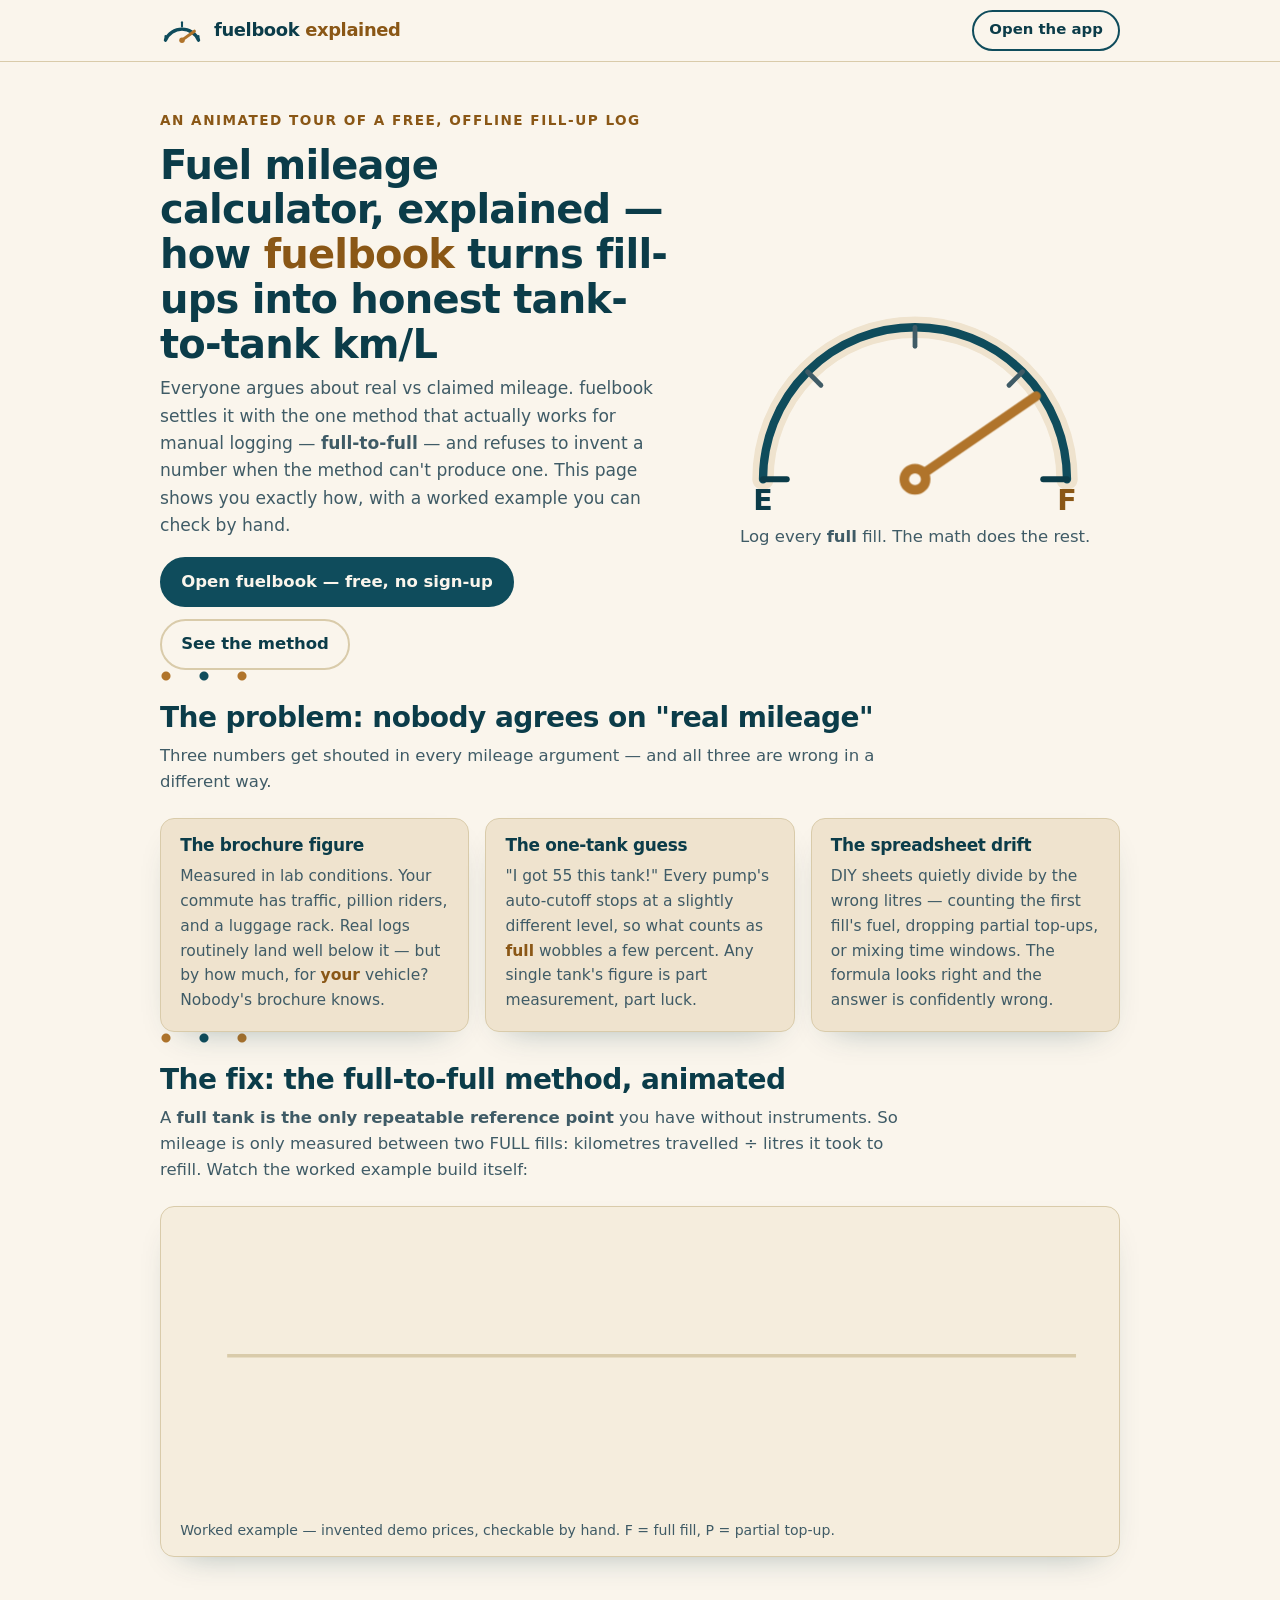
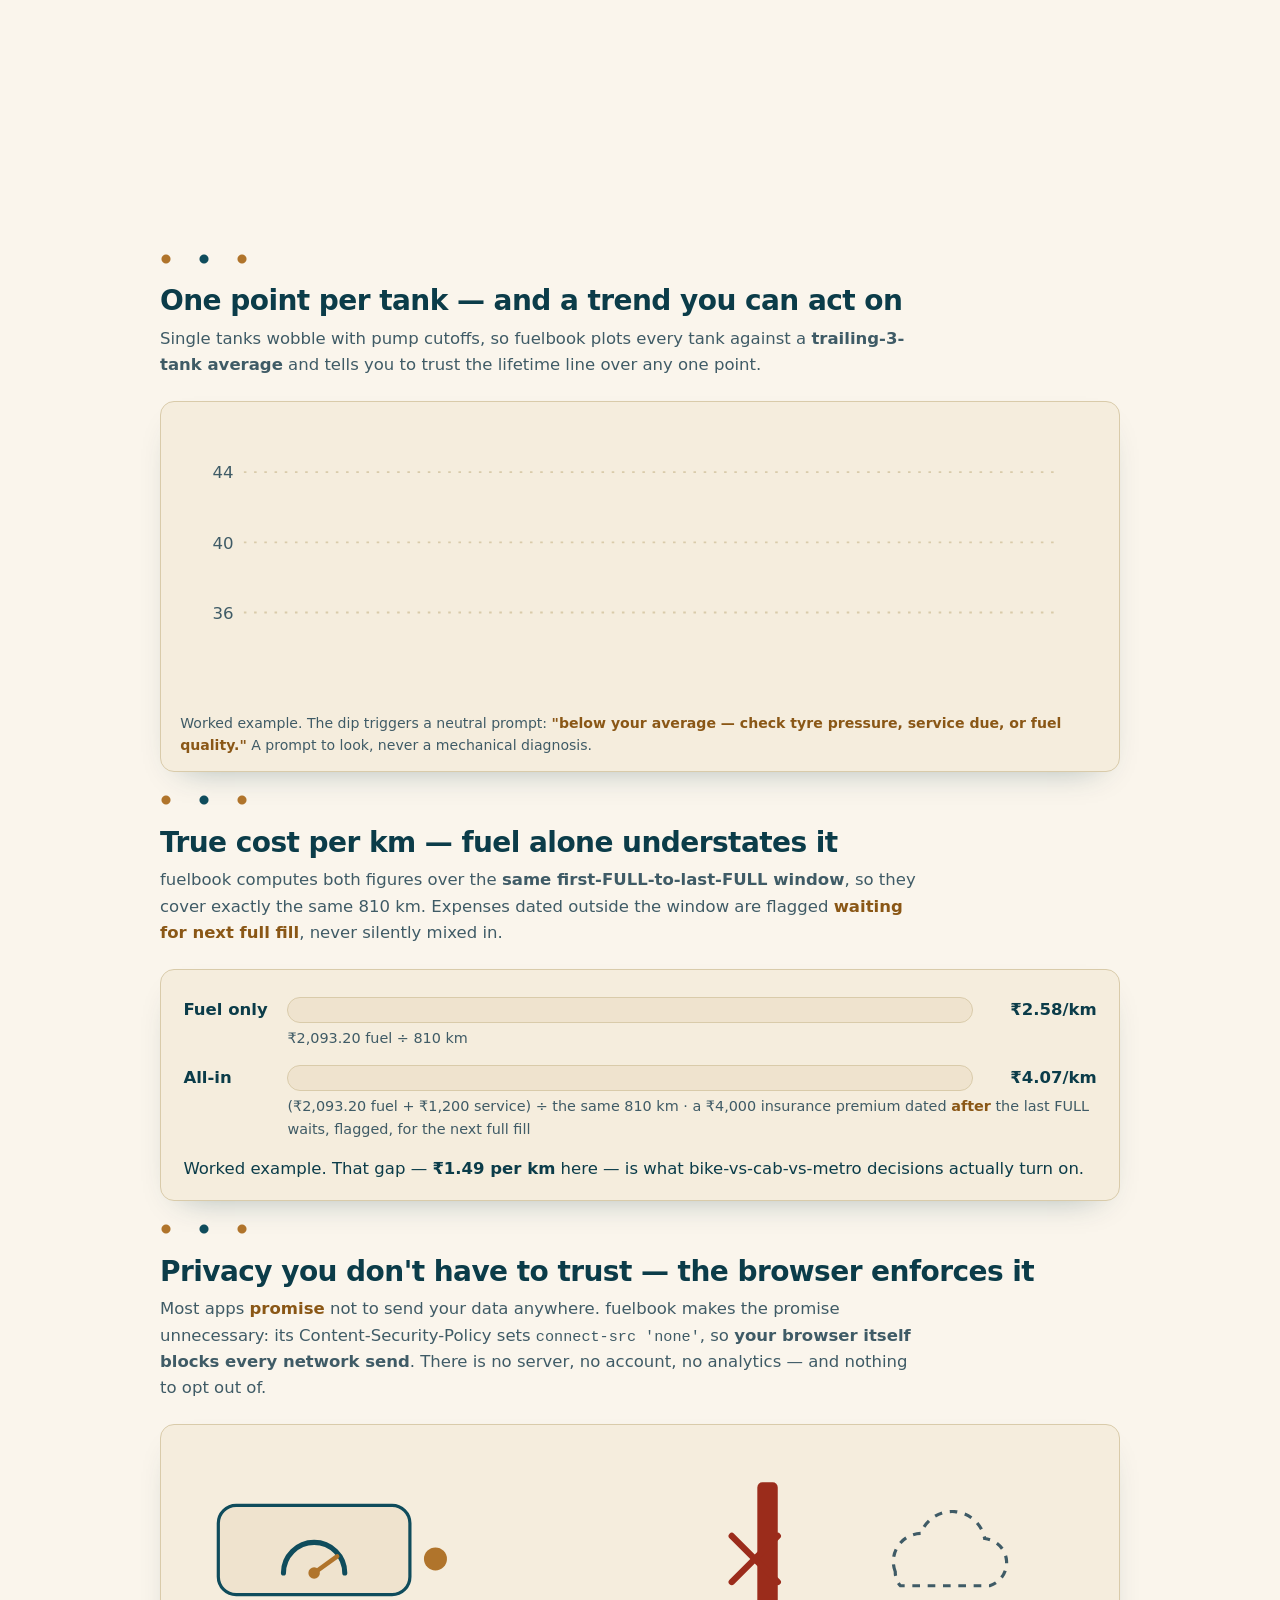
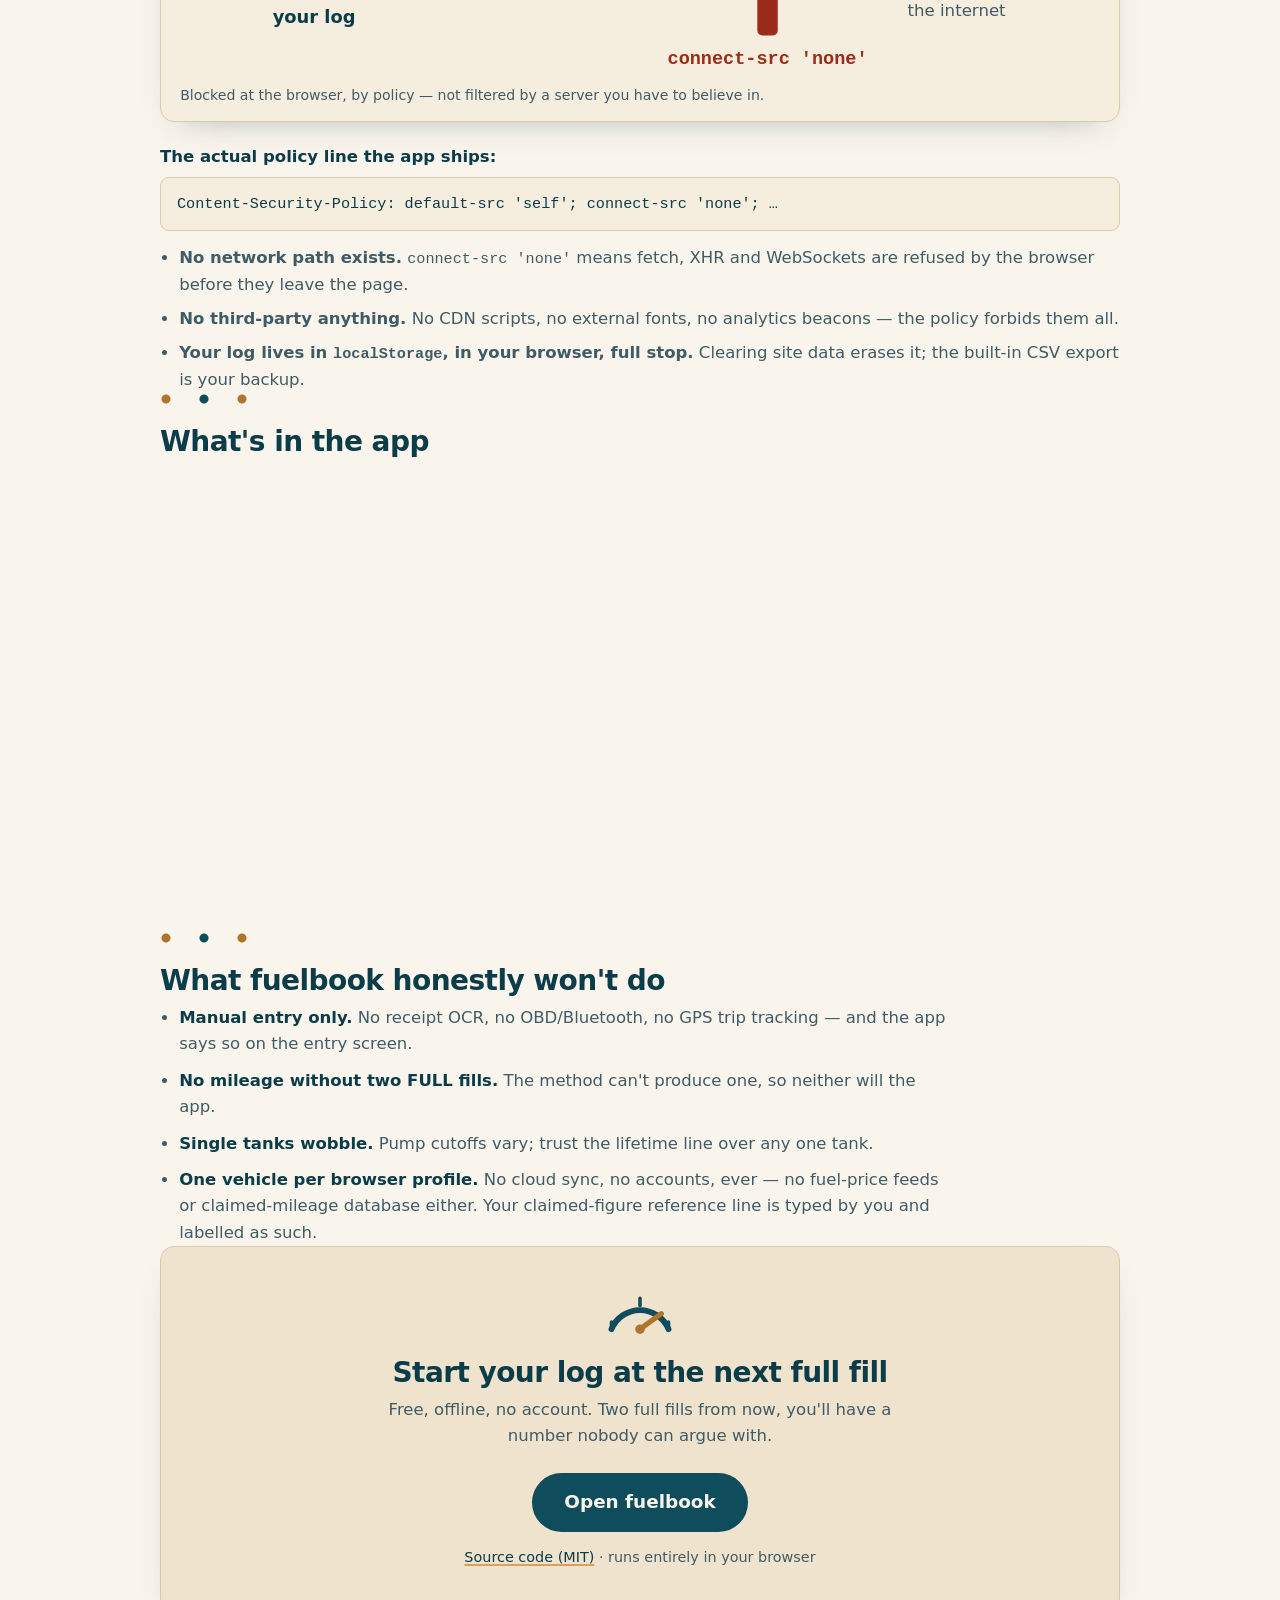
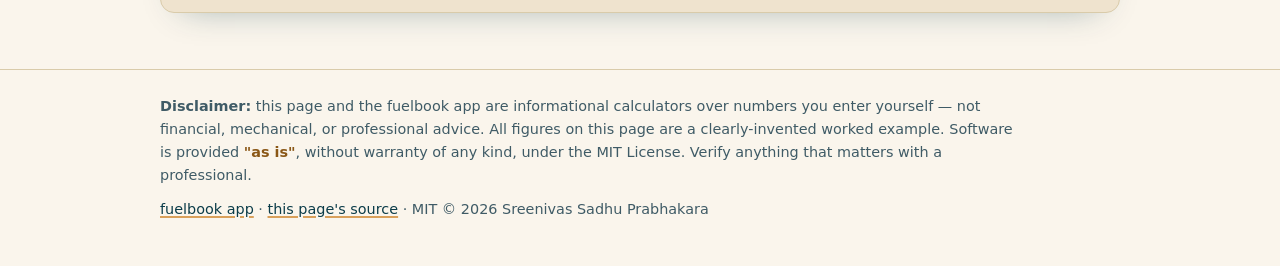
<file: index.html>
<!doctype html>
<html lang="en">
<head>
  <meta charset="utf-8">
  <meta name="viewport" content="width=device-width, initial-scale=1">
  <meta http-equiv="Content-Security-Policy" content="default-src 'self'; connect-src 'none'; img-src 'self' data:; base-uri 'none'; form-action 'none'; frame-ancestors 'none'; object-src 'none'">
  <title>fuelbook explained — how a fuel mileage calculator gets honest km/L, tank to tank</title>
  <meta name="description" content="How the full-to-full fuel mileage method works, animated: honest tank-to-tank km/L, true cost per km, and a privacy guarantee the browser itself enforces. The story behind the free fuelbook app.">
  <meta name="color-scheme" content="light dark">
  <link rel="canonical" href="https://sreenivas-sadhu-prabhakara.github.io/fuelbook-explained/">
  <meta name="robots" content="index, follow, max-image-preview:large">
  <meta name="author" content="Sreenivas Sadhu Prabhakara">
  <meta name="keywords" content="fuel mileage calculator explained, full to full method, tank to tank mileage, how to calculate fuel mileage, km/l calculation, real vs claimed mileage, cost per km, fuel log app, fuelbook">
  <meta name="theme-color" content="#062E38" media="(prefers-color-scheme: dark)">
  <meta name="theme-color" content="#FAF5EC" media="(prefers-color-scheme: light)">

  <!-- Open Graph -->
  <meta property="og:type" content="website">
  <meta property="og:site_name" content="fuelbook explained">
  <meta property="og:title" content="fuelbook explained — how honest fuel mileage math works">
  <meta property="og:description" content="The full-to-full method, animated: honest tank-to-tank km/L, true cost per km, and a privacy guarantee the browser itself enforces.">
  <meta property="og:url" content="https://sreenivas-sadhu-prabhakara.github.io/fuelbook-explained/">
  <meta property="og:locale" content="en_IN">
  <meta property="og:image" content="https://sreenivas-sadhu-prabhakara.github.io/fuelbook-explained/og-image.png">
  <meta property="og:image:width" content="1200">
  <meta property="og:image:height" content="630">
  <meta property="og:image:alt" content="fuelbook explained — a fuel-gauge dial from E to F beside the words: how honest mileage math works">

  <!-- Twitter -->
  <meta name="twitter:card" content="summary_large_image">
  <meta name="twitter:title" content="fuelbook explained — how honest fuel mileage math works">
  <meta name="twitter:description" content="The full-to-full method, animated: honest tank-to-tank km/L, true cost per km, and a browser-enforced privacy guarantee.">
  <meta name="twitter:image" content="https://sreenivas-sadhu-prabhakara.github.io/fuelbook-explained/og-image.png">
  <meta name="twitter:image:alt" content="fuelbook explained — a fuel-gauge dial from E to F beside the words: how honest mileage math works">

  <link rel="stylesheet" href="styles.css">
  <link rel="icon" href="favicon.svg" type="image/svg+xml">
  <link rel="apple-touch-icon" href="apple-touch-icon.png">
  <link rel="manifest" href="manifest.webmanifest">

  <!-- Structured data (data blocks; not executable script) -->
  <script type="application/ld+json">
  {
    "@context": "https://schema.org",
    "@type": "WebApplication",
    "name": "fuelbook",
    "description": "A fuel mileage calculator and fill-up log that turns fill-ups into honest tank-to-tank km/L and true all-in cost per km, using the full-to-full method with its limits stated on screen. Works offline; data stays in your browser. This page is its animated explainer.",
    "url": "https://sreenivas-sadhu-prabhakara.github.io/fuelbook/",
    "applicationCategory": "UtilitiesApplication",
    "operatingSystem": "Any (modern web browser)",
    "browserRequirements": "Requires a modern web browser with JavaScript enabled.",
    "isAccessibleForFree": true,
    "offers": { "@type": "Offer", "price": "0", "priceCurrency": "INR" },
    "license": "https://opensource.org/licenses/MIT",
    "author": { "@type": "Person", "name": "Sreenivas Sadhu Prabhakara" },
    "softwareVersion": "0.1.0",
    "mainEntityOfPage": "https://sreenivas-sadhu-prabhakara.github.io/fuelbook-explained/",
    "featureList": [
      "Fill-up log with FULL/PARTIAL fills, edit and delete",
      "Tank-to-tank km/L by the full-to-full method, partials folded in",
      "Fuel-only and all-in cost per km over the same honest window",
      "km/L trend chart with trailing-3-tank average",
      "km+L or mi+gal unit mode and free-text currency symbol",
      "CSV export and a printable one-page summary",
      "100% offline — data never leaves your browser"
    ]
  }
  </script>
  <script type="application/ld+json">
  {
    "@context": "https://schema.org",
    "@type": "FAQPage",
    "mainEntity": [
      {
        "@type": "Question",
        "name": "What is the full-to-full method for calculating fuel mileage?",
        "acceptedAnswer": {
          "@type": "Answer",
          "text": "Fill the tank until the pump cuts off and note the odometer. Next time you fill completely, divide the kilometres travelled by the litres it took to refill. A full tank is the only repeatable reference point in manual logging, which is why the method works. fuelbook automates it over a whole log, folding partial top-ups into the correct tank segment."
        }
      },
      {
        "@type": "Question",
        "name": "Why does fuelbook sometimes refuse to show a mileage figure?",
        "acceptedAnswer": {
          "@type": "Answer",
          "text": "Because the method genuinely cannot produce one. km/L exists only between two FULL fills; a log with one full fill, or only partials, has no repeatable reference points, so the app shows spend totals and says 'need two full fills to compute' instead of inventing a number."
        }
      },
      {
        "@type": "Question",
        "name": "Is fuelbook private? Does it work offline?",
        "acceptedAnswer": {
          "@type": "Answer",
          "text": "Yes. fuelbook has no account, no cloud, and no analytics. Its Content-Security-Policy sets connect-src to 'none', so the browser itself blocks any network send — the privacy is enforced by the browser, not promised by the developer. Your log lives only in your browser's localStorage; CSV export is your backup."
        }
      },
      {
        "@type": "Question",
        "name": "What is the difference between fuel cost per km and all-in cost per km?",
        "acceptedAnswer": {
          "@type": "Answer",
          "text": "Fuel cost per km divides fuel spend by kilometres travelled. All-in cost per km adds service, insurance, tyres and other expenses over the same first-full-to-last-full window, so both figures cover exactly the same kilometres. Fuel alone usually understates what a vehicle really costs to run."
        }
      }
    ]
  }
  </script>
</head>
<body>
  <a class="skip-link" href="#main">Skip to content</a>

  <header class="site-header">
    <div class="wrap header-row">
      <span class="brand">
        <svg class="brand-dial" viewBox="0 0 64 44" aria-hidden="true" focusable="false">
          <path d="M8 36 A26 26 0 0 1 56 36" fill="none" class="dial-arc"/>
          <line x1="8" y1="36" x2="8" y2="30" class="dial-tick"/>
          <line x1="32" y1="10" x2="32" y2="16" class="dial-tick"/>
          <line x1="56" y1="36" x2="56" y2="30" class="dial-tick"/>
          <line x1="32" y1="36" x2="50" y2="23" class="dial-needle"/>
          <circle cx="32" cy="36" r="4" class="dial-hub"/>
        </svg>
        <span class="brand-name">fuelbook <span class="brand-sub">explained</span></span>
      </span>
      <a class="btn btn-small" href="https://sreenivas-sadhu-prabhakara.github.io/fuelbook/">Open the app</a>
    </div>
  </header>

  <main id="main">

    <!-- ============ HERO ============ -->
    <section class="hero wrap">
      <div class="hero-copy">
        <p class="kicker">An animated tour of a free, offline fill-up log</p>
        <h1>Fuel mileage calculator, explained — how <em>fuelbook</em> turns fill-ups into honest tank-to-tank km/L</h1>
        <p class="lede">Everyone argues about real vs claimed mileage. fuelbook settles it with the one method that actually works for manual logging — <strong>full-to-full</strong> — and refuses to invent a number when the method can't produce one. This page shows you exactly how, with a worked example you can check by hand.</p>
        <div class="cta-row">
          <a class="btn btn-primary" href="https://sreenivas-sadhu-prabhakara.github.io/fuelbook/">Open fuelbook — free, no sign-up</a>
          <a class="btn btn-ghost" href="#method">See the method</a>
        </div>
      </div>
      <div class="hero-dial" role="img" aria-label="A fuel gauge whose needle sweeps from E to F">
        <svg viewBox="0 0 320 250" aria-hidden="true" focusable="false">
          <path d="M32 220 A128 128 0 0 1 288 220" fill="none" class="big-arc-bg"/>
          <path d="M32 220 A128 128 0 0 1 288 220" fill="none" class="big-arc"/>
          <line x1="32" y1="220" x2="52" y2="220" class="big-tick strong" transform="rotate(0 160 220)"/>
          <line x1="32" y1="220" x2="48" y2="220" class="big-tick" transform="rotate(45 160 220)"/>
          <line x1="32" y1="220" x2="48" y2="220" class="big-tick" transform="rotate(90 160 220)"/>
          <line x1="32" y1="220" x2="48" y2="220" class="big-tick" transform="rotate(135 160 220)"/>
          <line x1="32" y1="220" x2="52" y2="220" class="big-tick strong" transform="rotate(180 160 220)"/>
          <text x="32" y="246" class="dial-label">E</text>
          <text x="288" y="246" class="dial-label f">F</text>
          <g class="needle-g">
            <line x1="160" y1="220" x2="262" y2="150" class="big-needle"/>
            <circle cx="160" cy="220" r="13" class="big-hub"/>
            <circle cx="160" cy="220" r="5" class="big-hub-dot"/>
          </g>
        </svg>
        <p class="dial-caption">Log every <strong>full</strong> fill. The math does the rest.</p>
      </div>
    </section>

    <!-- ============ PROBLEM ============ -->
    <section id="problem" class="wrap" data-animate>
      <div class="arc-divider" aria-hidden="true"></div>
      <h2>The problem: nobody agrees on "real mileage"</h2>
      <p class="section-lede">Three numbers get shouted in every mileage argument — and all three are wrong in a different way.</p>
      <div class="card-grid three">
        <div class="card stagger">
          <h3>The brochure figure</h3>
          <p>Measured in lab conditions. Your commute has traffic, pillion riders, and a luggage rack. Real logs routinely land well below it — but by how much, for <em>your</em> vehicle? Nobody's brochure knows.</p>
        </div>
        <div class="card stagger">
          <h3>The one-tank guess</h3>
          <p>"I got 55 this tank!" Every pump's auto-cutoff stops at a slightly different level, so what counts as <em>full</em> wobbles a few percent. Any single tank's figure is part measurement, part luck.</p>
        </div>
        <div class="card stagger">
          <h3>The spreadsheet drift</h3>
          <p>DIY sheets quietly divide by the wrong litres — counting the first fill's fuel, dropping partial top-ups, or mixing time windows. The formula looks right and the answer is confidently wrong.</p>
        </div>
      </div>
    </section>

    <!-- ============ METHOD ============ -->
    <section id="method" class="wrap" data-animate>
      <div class="arc-divider" aria-hidden="true"></div>
      <h2>The fix: the full-to-full method, animated</h2>
      <p class="section-lede">A <strong>full tank is the only repeatable reference point</strong> you have without instruments. So mileage is only measured between two FULL fills: kilometres travelled &divide; litres it took to refill. Watch the worked example build itself:</p>

      <figure class="diagram-card">
        <svg class="timeline" viewBox="0 0 780 240" role="img" aria-label="Timeline of five fill-ups. Segment one runs between the first two FULL fills: 410 kilometres divided by 9.84 litres equals 41.67 kilometres per litre. Segment two folds a partial top-up into the next FULL fill: 400 kilometres divided by 10 litres equals 40 kilometres per litre. A trailing partial after the last FULL fill is excluded until the next full fill.">
          <line x1="40" y1="110" x2="760" y2="110" class="tl-axis"/>
          <!-- markers: FULL 12000 / FULL 12410 / PARTIAL 12600 / FULL 12810 / PARTIAL 12980 -->
          <g class="tl-marker pop d1">
            <circle cx="60" cy="110" r="16" class="m-full"/>
            <text x="60" y="115" class="m-letter">F</text>
            <text x="60" y="80" class="m-odo">12,000</text>
            <text x="60" y="150" class="m-date">5 Jan · 9.00 L</text>
          </g>
          <g class="tl-marker pop d2">
            <circle cx="320" cy="110" r="16" class="m-full"/>
            <text x="320" y="115" class="m-letter">F</text>
            <text x="320" y="80" class="m-odo">12,410</text>
            <text x="320" y="150" class="m-date">18 Jan · 9.84 L</text>
          </g>
          <g class="tl-marker pop d3">
            <circle cx="440" cy="110" r="13" class="m-partial"/>
            <text x="440" y="115" class="m-letter partial">P</text>
            <text x="440" y="80" class="m-odo">12,600</text>
            <text x="440" y="150" class="m-date">2 Feb · 4.50 L</text>
          </g>
          <g class="tl-marker pop d4">
            <circle cx="570" cy="110" r="16" class="m-full"/>
            <text x="570" y="115" class="m-letter">F</text>
            <text x="570" y="80" class="m-odo">12,810</text>
            <text x="570" y="150" class="m-date">14 Feb · 5.50 L</text>
          </g>
          <g class="tl-marker pop d5 excluded">
            <circle cx="720" cy="110" r="13" class="m-partial"/>
            <text x="720" y="115" class="m-letter partial">P</text>
            <text x="720" y="80" class="m-odo">12,980</text>
            <text x="720" y="150" class="m-date">25 Feb</text>
          </g>
          <!-- segment brackets -->
          <g class="tl-seg d6">
            <line x1="78" y1="185" x2="302" y2="185" class="seg-line grow"/>
            <text x="190" y="212" class="seg-label">410 km &divide; 9.84 L = <tspan class="seg-val" data-fig="seg1">41.67</tspan> km/L</text>
          </g>
          <g class="tl-seg d7">
            <line x1="338" y1="185" x2="552" y2="185" class="seg-line grow"/>
            <text x="445" y="212" class="seg-label">400 km &divide; (4.50 + 5.50) L = <tspan class="seg-val" data-fig="seg2">40.00</tspan> km/L</text>
          </g>
          <g class="tl-seg d8 excluded">
            <text x="770" y="212" class="seg-label">excluded until<tspan x="770" dy="18">the next FULL</tspan></text>
          </g>
        </svg>
        <figcaption>Worked example — invented demo prices, checkable by hand. F = full fill, P = partial top-up.</figcaption>
      </figure>

      <div class="method-points">
        <div class="point stagger">
          <span class="point-mark" aria-hidden="true">1</span>
          <p><strong>A segment runs between consecutive FULL fills.</strong> The litres of every fill <em>after</em> the previous FULL through this FULL go in the denominator — so the first FULL's 9.00 L is a starting line, never counted.</p>
        </div>
        <div class="point stagger">
          <span class="point-mark" aria-hidden="true">2</span>
          <p><strong>Partial top-ups fold into the segment they belong to</strong> — and the segment is honestly labelled <em>includes partial</em>. Segment two above: 400 km &divide; (4.50 + 5.50) L.</p>
        </div>
        <div class="point stagger">
          <span class="point-mark" aria-hidden="true">3</span>
          <p><strong>Entries after the last FULL are excluded, with the reason on screen.</strong> The 25 Feb partial can't be measured yet — it joins the math at your next full fill. Lifetime stays <span class="fig" data-fig="lifetime">40.83</span> km/L (810 km &divide; 19.84 L) either way.</p>
        </div>
        <div class="point stagger">
          <span class="point-mark" aria-hidden="true">&empty;</span>
          <p><strong>No reference points, no number.</strong> One full fill, or a log of only partials? fuelbook shows your spend totals and says <em>"need two full fills to compute"</em> — it never invents a mileage.</p>
        </div>
      </div>
    </section>

    <!-- ============ TREND ============ -->
    <section id="trend" class="wrap" data-animate>
      <div class="arc-divider" aria-hidden="true"></div>
      <h2>One point per tank — and a trend you can act on</h2>
      <p class="section-lede">Single tanks wobble with pump cutoffs, so fuelbook plots every tank against a <strong>trailing-3-tank average</strong> and tells you to trust the lifetime line over any one point.</p>

      <figure class="diagram-card">
        <svg class="trend-chart" viewBox="0 0 720 220" role="img" aria-label="A line chart of kilometres per litre, one point per tank: 43.1, 41.6, 42.4, 40.9, 41.8, 42.0, then a drop to 37.2. A dashed line marks the trailing three-tank average of 41.57. The last point sits more than ten percent below it and is highlighted with a neutral prompt.">
          <!-- gridlines -->
          <line x1="50" y1="40" x2="690" y2="40" class="grid"/>
          <line x1="50" y1="95" x2="690" y2="95" class="grid"/>
          <line x1="50" y1="150" x2="690" y2="150" class="grid"/>
          <text x="42" y="45" class="axis-label">44</text>
          <text x="42" y="100" class="axis-label">40</text>
          <text x="42" y="155" class="axis-label">36</text>
          <!-- trailing-3 average (41.57) -->
          <line x1="50" y1="73.4" x2="690" y2="73.4" class="avg-line d5"/>
          <text x="688" y="66" class="avg-label d5">trailing-3 avg <tspan data-fig="trailavg">41.57</tspan></text>
          <!-- polyline through 7 tanks -->
          <polyline class="trend-line draw" fill="none" points="80,52.4 180,73 280,62 380,82.6 480,70.3 580,67.5 660,133.5"/>
          <circle cx="80" cy="52.4" r="6" class="pt d1"/>
          <circle cx="180" cy="73" r="6" class="pt d1"/>
          <circle cx="280" cy="62" r="6" class="pt d2"/>
          <circle cx="380" cy="82.6" r="6" class="pt d2"/>
          <circle cx="480" cy="70.3" r="6" class="pt d3"/>
          <circle cx="580" cy="67.5" r="6" class="pt d3"/>
          <circle cx="660" cy="133.5" r="7" class="pt dip d4"/>
          <circle cx="660" cy="133.5" r="7" class="pt-pulse d4"/>
          <text x="652" y="166" class="dip-label d5">37.2 — more than 10% below your average</text>
        </svg>
        <figcaption>Worked example. The dip triggers a neutral prompt: <em>"below your average — check tyre pressure, service due, or fuel quality."</em> A prompt to look, never a mechanical diagnosis.</figcaption>
      </figure>
    </section>

    <!-- ============ COST ============ -->
    <section id="cost" class="wrap" data-animate>
      <div class="arc-divider" aria-hidden="true"></div>
      <h2>True cost per km — fuel alone understates it</h2>
      <p class="section-lede">fuelbook computes both figures over the <strong>same first-FULL-to-last-FULL window</strong>, so they cover exactly the same 810 km. Expenses dated outside the window are flagged <em>waiting for next full fill</em>, never silently mixed in.</p>

      <div class="diagram-card cost-card">
        <div class="bar-row">
          <span class="bar-name">Fuel only</span>
          <div class="bar-track"><div class="bar fuel grow-x" style="--w:63.4%"></div></div>
          <span class="bar-val">&#8377;<span data-fig="fuelkm">2.58</span>/km</span>
        </div>
        <p class="bar-math">&#8377;2,093.20 fuel &divide; 810 km</p>
        <div class="bar-row">
          <span class="bar-name">All-in</span>
          <div class="bar-track"><div class="bar allin grow-x d2" style="--w:100%"></div></div>
          <span class="bar-val">&#8377;<span data-fig="allinkm">4.07</span>/km</span>
        </div>
        <p class="bar-math">(&#8377;2,093.20 fuel + &#8377;1,200 service) &divide; the same 810 km &middot; a &#8377;4,000 insurance premium dated <em>after</em> the last FULL waits, flagged, for the next full fill</p>
        <p class="cost-note">Worked example. That gap — <strong>&#8377;1.49 per km</strong> here — is what bike-vs-cab-vs-metro decisions actually turn on.</p>
      </div>
    </section>

    <!-- ============ PRIVACY ============ -->
    <section id="privacy" class="wrap" data-animate>
      <div class="arc-divider" aria-hidden="true"></div>
      <h2>Privacy you don't have to trust — the browser enforces it</h2>
      <p class="section-lede">Most apps <em>promise</em> not to send your data anywhere. fuelbook makes the promise unnecessary: its Content-Security-Policy sets <code>connect-src 'none'</code>, so <strong>your browser itself blocks every network send</strong>. There is no server, no account, no analytics — and nothing to opt out of.</p>

      <figure class="diagram-card privacy-fig">
        <svg class="privacy-svg" viewBox="0 0 720 180" role="img" aria-label="A data packet leaves the fuelbook app, travels toward the internet, and is stopped at a wall labelled connect-src none. The packet never reaches the cloud.">
          <!-- app chip -->
          <g>
            <rect x="30" y="48" width="150" height="70" rx="14" class="pv-app"/>
            <path d="M81 101 A24 24 0 0 1 129 101" fill="none" class="pv-arc"/>
            <line x1="105" y1="101" x2="123" y2="88" class="pv-needle"/>
            <circle cx="105" cy="101" r="4.5" class="pv-hub"/>
            <text x="105" y="140" class="pv-chip-label">your log</text>
          </g>
          <!-- wall -->
          <g class="pv-wall-g">
            <rect x="452" y="30" width="16" height="120" rx="4" class="pv-wall"/>
            <text x="460" y="172" class="pv-wall-label">connect-src 'none'</text>
          </g>
          <!-- cloud, unreachable -->
          <g class="pv-cloud-g">
            <path d="M560 100 a22 22 0 0 1 20 -30 a26 26 0 0 1 50 4 a19 19 0 0 1 4 37 l-70 0 a16 16 0 0 1 -4 -11 z" class="pv-cloud"/>
            <text x="608" y="135" class="pv-cloud-label">the internet</text>
          </g>
          <!-- packet + blocked X -->
          <circle cx="200" cy="90" r="9" class="pv-packet"/>
          <g class="pv-x">
            <line x1="432" y1="72" x2="468" y2="108" class="pv-x-line"/>
            <line x1="468" y1="72" x2="432" y2="108" class="pv-x-line"/>
          </g>
        </svg>
        <figcaption>Blocked at the browser, by policy — not filtered by a server you have to believe in.</figcaption>
      </figure>

      <div class="csp-block">
        <p class="csp-title">The actual policy line the app ships:</p>
        <pre><code>Content-Security-Policy: default-src 'self'; connect-src 'none'; &hellip;</code></pre>
        <ul class="privacy-list">
          <li><strong>No network path exists.</strong> <code>connect-src 'none'</code> means fetch, XHR and WebSockets are refused by the browser before they leave the page.</li>
          <li><strong>No third-party anything.</strong> No CDN scripts, no external fonts, no analytics beacons — the policy forbids them all.</li>
          <li><strong>Your log lives in <code>localStorage</code>, in your browser, full stop.</strong> Clearing site data erases it; the built-in CSV export is your backup.</li>
        </ul>
      </div>
    </section>

    <!-- ============ FEATURES ============ -->
    <section id="features" class="wrap" data-animate>
      <div class="arc-divider" aria-hidden="true"></div>
      <h2>What's in the app</h2>
      <div class="card-grid four">
        <div class="card mini stagger"><h3>Fill-up log</h3><p>Date, odometer, litres, amount — price/litre auto-derived (&#8377;<span data-fig="ppl">105.00</span>/L in the example). FULL/PARTIAL toggle, edit, delete, validation that rejects backwards odometers.</p></div>
        <div class="card mini stagger"><h3>Dashboard</h3><p>Lifetime km/L, best and worst tank, fuel and all-in cost/km, this-month spend, total km — every card states its window.</p></div>
        <div class="card mini stagger"><h3>Trend chart</h3><p>One point per tank, trailing-3 average, and a neutral prompt when a tank dips more than 10% below it.</p></div>
        <div class="card mini stagger"><h3>Expense log</h3><p>Service, insurance, tyres, other — feeding the all-in figure over the same honest window.</p></div>
        <div class="card mini stagger"><h3>Units &amp; currency</h3><p>km+L (km/L and L/100km — 41.67 km/L is <span data-fig="l100">2.40</span> L/100km) or mi+gal (mpg). Free-text currency symbol, &#8377; default.</p></div>
        <div class="card mini stagger"><h3>Sample log</h3><p>One tap loads clearly-invented demo entries under a persistent SAMPLE banner, so the payoff is visible before your own second full fill.</p></div>
        <div class="card mini stagger"><h3>CSV export &amp; print</h3><p>RFC-4180 CSV of fills and expenses — your backup and handoff — plus a printable one-page summary.</p></div>
        <div class="card mini stagger"><h3>Method card</h3><p>The full-to-full rule and its limits, stated in plain words inside the app itself.</p></div>
      </div>
    </section>

    <!-- ============ LIMITS ============ -->
    <section id="limits" class="wrap" data-animate>
      <div class="arc-divider" aria-hidden="true"></div>
      <h2>What fuelbook honestly won't do</h2>
      <ul class="limits-list">
        <li><strong>Manual entry only.</strong> No receipt OCR, no OBD/Bluetooth, no GPS trip tracking — and the app says so on the entry screen.</li>
        <li><strong>No mileage without two FULL fills.</strong> The method can't produce one, so neither will the app.</li>
        <li><strong>Single tanks wobble.</strong> Pump cutoffs vary; trust the lifetime line over any one tank.</li>
        <li><strong>One vehicle per browser profile.</strong> No cloud sync, no accounts, ever — no fuel-price feeds or claimed-mileage database either. Your claimed-figure reference line is typed by you and labelled as such.</li>
      </ul>
    </section>

    <!-- ============ CTA ============ -->
    <section id="cta" class="wrap" data-animate>
      <div class="cta-panel">
        <svg class="cta-dial" viewBox="0 0 64 44" aria-hidden="true" focusable="false">
          <path d="M8 36 A26 26 0 0 1 56 36" fill="none" class="dial-arc"/>
          <line x1="8" y1="36" x2="8" y2="30" class="dial-tick"/>
          <line x1="32" y1="10" x2="32" y2="16" class="dial-tick"/>
          <line x1="56" y1="36" x2="56" y2="30" class="dial-tick"/>
          <line x1="32" y1="36" x2="50" y2="23" class="dial-needle"/>
          <circle cx="32" cy="36" r="4" class="dial-hub"/>
        </svg>
        <h2>Start your log at the next full fill</h2>
        <p>Free, offline, no account. Two full fills from now, you'll have a number nobody can argue with.</p>
        <a class="btn btn-primary btn-big" href="https://sreenivas-sadhu-prabhakara.github.io/fuelbook/">Open fuelbook</a>
        <p class="cta-sub"><a href="https://github.com/Sreenivas-Sadhu-Prabhakara/fuelbook">Source code (MIT)</a> &middot; runs entirely in your browser</p>
      </div>
    </section>
  </main>

  <footer class="site-footer">
    <div class="wrap">
      <p><strong>Disclaimer:</strong> this page and the fuelbook app are informational calculators over numbers you enter yourself — not financial, mechanical, or professional advice. All figures on this page are a clearly-invented worked example. Software is provided <em>"as is"</em>, without warranty of any kind, under the MIT License. Verify anything that matters with a professional.</p>
      <p>
        <a href="https://sreenivas-sadhu-prabhakara.github.io/fuelbook/">fuelbook app</a> &middot;
        <a href="https://github.com/Sreenivas-Sadhu-Prabhakara/fuelbook-explained">this page's source</a> &middot;
        MIT &copy; 2026 Sreenivas Sadhu Prabhakara
      </p>
    </div>
  </footer>

  <script src="data/example.js"></script>
  <script src="app.js"></script>
</body>
</html>
</file>
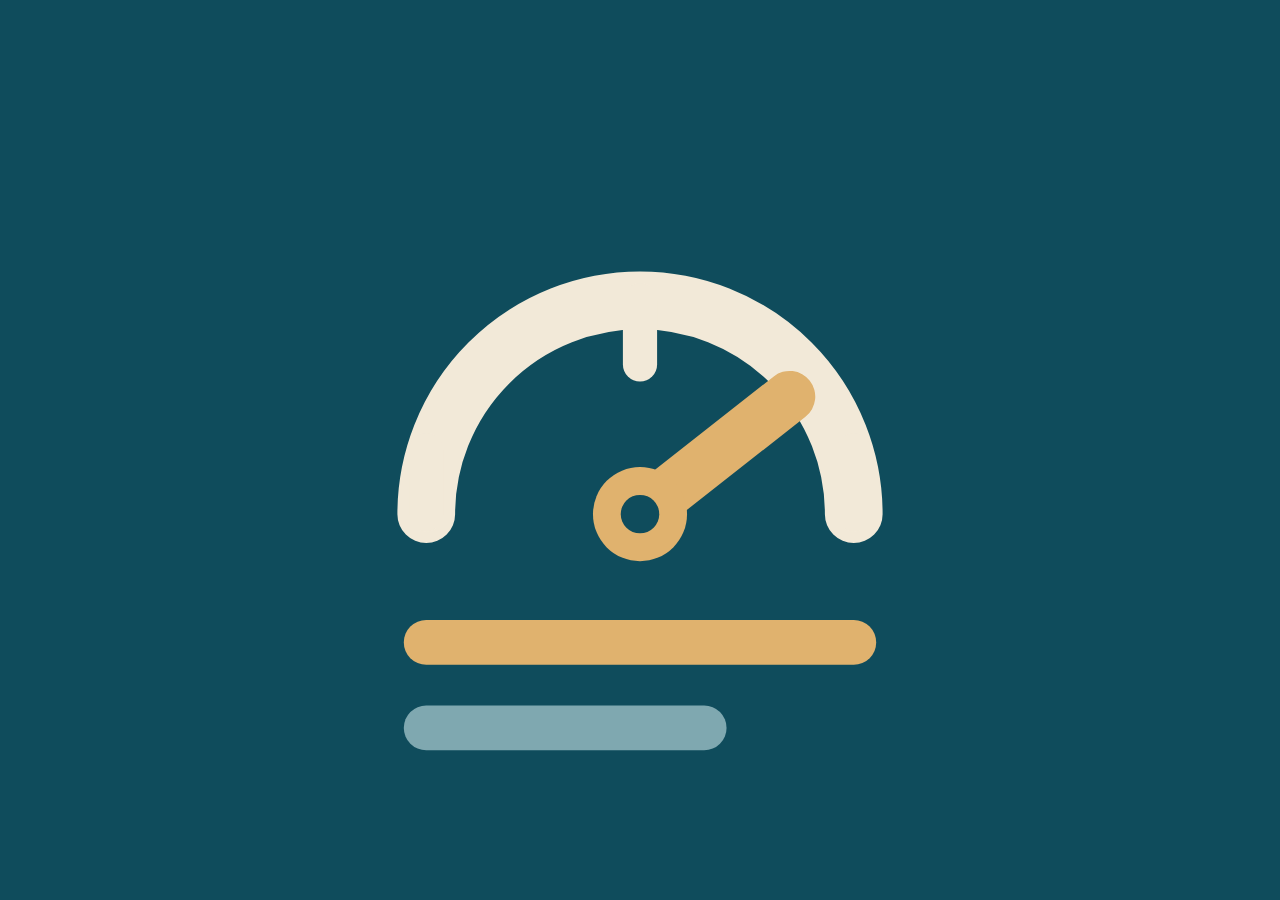
<file: assets/icon.html>
<!doctype html>
<html lang="en">
<head>
<meta charset="utf-8">
<style>
  /* rendered locally to icon-512.png — never served under the CSP */
  * { box-sizing: border-box; margin: 0; padding: 0; }
  html, body { width: 100%; height: 100%; overflow: hidden; background: #0F4C5C; }
  body { display: grid; place-items: center; }
  /* 12% safe padding each side -> mark fills the middle 76vmin (maskable-safe) */
  .mark { width: 76vmin; height: 76vmin; display: block; }
</style>
</head>
<body>
  <!-- the family dial + two "explainer" caption lines beneath -->
  <svg class="mark" viewBox="0 0 64 64" aria-hidden="true">
    <path d="M12 38 A20 20 0 0 1 52 38" fill="none" stroke="#F2E9D8" stroke-width="5.4" stroke-linecap="round"/>
    <line x1="12" y1="38" x2="12" y2="32" stroke="#F2E9D8" stroke-width="3.2" stroke-linecap="round"/>
    <line x1="32" y1="18" x2="32" y2="24" stroke="#F2E9D8" stroke-width="3.2" stroke-linecap="round"/>
    <line x1="52" y1="38" x2="52" y2="32" stroke="#F2E9D8" stroke-width="3.2" stroke-linecap="round"/>
    <line x1="32" y1="38" x2="46" y2="27" stroke="#E0B26E" stroke-width="4.8" stroke-linecap="round"/>
    <circle cx="32" cy="38" r="4.4" fill="#E0B26E"/>
    <circle cx="32" cy="38" r="1.8" fill="#0F4C5C"/>
    <line x1="12" y1="50" x2="52" y2="50" stroke="#E0B26E" stroke-width="4.2" stroke-linecap="round"/>
    <line x1="12" y1="58" x2="38" y2="58" stroke="#7FA8B0" stroke-width="4.2" stroke-linecap="round"/>
  </svg>
</body>
</html>
</file>
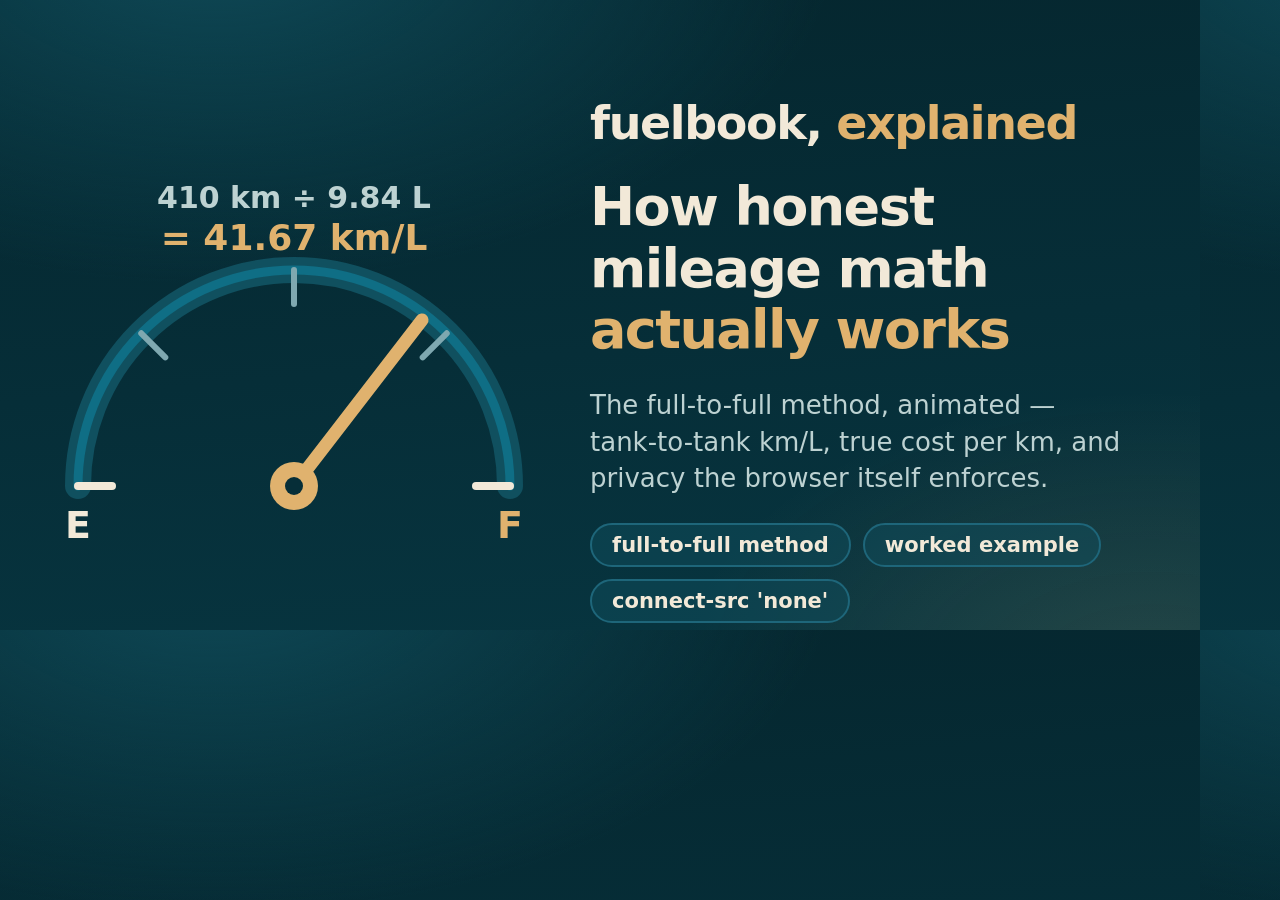
<file: assets/og.html>
<!doctype html>
<html lang="en">
<head>
<meta charset="utf-8">
<style>
  /* rendered locally to og-image.png — never served under the CSP */
  * { box-sizing: border-box; margin: 0; padding: 0; }
  html, body { width: 1200px; height: 630px; overflow: hidden; }
  body {
    position: relative;
    background:
      radial-gradient(1000px 560px at 18% -10%, rgba(16, 80, 95, 0.85), transparent 62%),
      radial-gradient(820px 500px at 96% 108%, rgba(224, 178, 110, 0.14), transparent 58%),
      linear-gradient(175deg, #05262E 0%, #062E38 55%, #073540 100%);
    font-family: system-ui, -apple-system, "Segoe UI", Roboto, Helvetica, Arial, sans-serif;
    color: #F2E9D8;
    -webkit-font-smoothing: antialiased;
  }
  .dial {
    position: absolute;
    left: 24px; top: 90px;
    width: 540px; height: 470px;
  }
  .copy {
    position: absolute;
    right: 70px; top: 96px;
    width: 540px;
    display: flex; flex-direction: column; gap: 26px;
  }
  .wordmark {
    font-size: 46px; font-weight: 800; letter-spacing: -0.03em;
  }
  .wordmark em { font-style: normal; color: #E0B26E; }
  .copy h1 {
    font-size: 54px; font-weight: 800; letter-spacing: -0.03em; line-height: 1.14;
  }
  .copy h1 em { font-style: normal; color: #E0B26E; }
  .copy p {
    font-size: 26px; font-weight: 500; line-height: 1.42; color: #BDD2D2;
  }
  .chips { display: flex; flex-wrap: wrap; gap: 12px; }
  .chip {
    font-size: 21px; font-weight: 650;
    color: #F2E9D8;
    border: 2px solid #1E667A;
    border-radius: 999px;
    padding: 8px 20px;
    background: rgba(16, 80, 95, 0.45);
  }
</style>
</head>
<body>
  <!-- the family dial, needle mid-sweep, with segment math riding the arc -->
  <svg class="dial" viewBox="0 0 540 470" aria-hidden="true">
    <path d="M54 396 A216 216 0 0 1 486 396" fill="none" stroke="#10505F" stroke-width="26" stroke-linecap="round"/>
    <path d="M54 396 A216 216 0 0 1 486 396" fill="none" stroke="#0F6E85" stroke-width="9" stroke-linecap="round"/>
    <line x1="54" y1="396" x2="88" y2="396" stroke="#F2E9D8" stroke-width="8" stroke-linecap="round" transform="rotate(0 270 396)"/>
    <line x1="54" y1="396" x2="88" y2="396" stroke="#7FA8B0" stroke-width="6" stroke-linecap="round" transform="rotate(45 270 396)"/>
    <line x1="54" y1="396" x2="88" y2="396" stroke="#7FA8B0" stroke-width="6" stroke-linecap="round" transform="rotate(90 270 396)"/>
    <line x1="54" y1="396" x2="88" y2="396" stroke="#7FA8B0" stroke-width="6" stroke-linecap="round" transform="rotate(135 270 396)"/>
    <line x1="54" y1="396" x2="88" y2="396" stroke="#F2E9D8" stroke-width="8" stroke-linecap="round" transform="rotate(180 270 396)"/>
    <text x="54" y="448" font-family="system-ui, sans-serif" font-size="38" font-weight="800" fill="#F2E9D8" text-anchor="middle">E</text>
    <text x="486" y="448" font-family="system-ui, sans-serif" font-size="38" font-weight="800" fill="#E0B26E" text-anchor="middle">F</text>
    <!-- the worked-example math annotated above the arc -->
    <text x="270" y="118" font-family="system-ui, sans-serif" font-size="30" font-weight="700" fill="#BDD2D2" text-anchor="middle">410 km &#247; 9.84 L</text>
    <text x="270" y="160" font-family="system-ui, sans-serif" font-size="36" font-weight="800" fill="#E0B26E" text-anchor="middle">= 41.67 km/L</text>
    <!-- needle mid-sweep -->
    <line x1="270" y1="396" x2="398" y2="230" stroke="#E0B26E" stroke-width="13" stroke-linecap="round"/>
    <circle cx="270" cy="396" r="24" fill="#E0B26E"/>
    <circle cx="270" cy="396" r="9" fill="#062E38"/>
  </svg>

  <div class="copy">
    <div class="wordmark">fuelbook, <em>explained</em></div>
    <h1>How honest mileage math <em>actually works</em></h1>
    <p>The full-to-full method, animated — tank-to-tank km/L, true cost per km, and privacy the browser itself enforces.</p>
    <div class="chips">
      <span class="chip">full-to-full method</span>
      <span class="chip">worked example</span>
      <span class="chip">connect-src 'none'</span>
    </div>
  </div>
</body>
</html>
</file>
<file: styles.css>
/* ============================================================
   fuelbook-explained — same family as fuelbook:
   petrol teal + sand/shell, the E-to-F gauge motif.
   Light scheme default; dark via prefers-color-scheme.
   All animation is CSS-only; base styles ARE the final states,
   so no-JS and prefers-reduced-motion both get a legible page.
   ============================================================ */

:root {
  --bg:        #FAF5EC;  /* shell white */
  --ink:       #0B3C49;  /* deep petrol teal */
  --muted:     #3F5B66;
  --card:      #EFE3CE;  /* shell */
  --card2:     #F5EDDD;
  --line:      #D9CBAA;
  --primary:   #0F4C5C;  /* teal */
  --primary-ink: #FAF5EC;
  --needle:    #B0742B;  /* sand, darkened for AA strokes on light */
  --sand:      #D9A05B;
  --accent-text: #8A5716;
  --danger:    #9B2C1B;
  --focus:     #0F4C5C;

  --sans: system-ui, -apple-system, "Segoe UI", Roboto, Helvetica, Arial, sans-serif;
  --mono: ui-monospace, "SF Mono", Menlo, Consolas, monospace;
  --radius: 14px;
  --radius-sm: 9px;
  --wrap: 1000px;
  --shadow: 0 14px 34px -22px rgba(11, 60, 73, 0.45);
}

@media (prefers-color-scheme: dark) {
  :root {
    --bg:        #062E38;  /* deep sea */
    --ink:       #F2E9D8;  /* shell */
    --muted:     #A9C4C7;
    --card:      #10505F;  /* teal tint */
    --card2:     #0B4250;
    --line:      #1E667A;
    --primary:   #E0B26E;  /* sand */
    --primary-ink: #062E38;
    --needle:    #E0B26E;
    --sand:      #E0B26E;
    --accent-text: #E8C68F;
    --danger:    #F5A48F;
    --focus:     #E0B26E;
    --shadow: 0 14px 34px -22px rgba(0, 0, 0, 0.6);
  }
}

* { box-sizing: border-box; }
html { -webkit-text-size-adjust: 100%; scroll-behavior: smooth; }
@media (prefers-reduced-motion: reduce) {
  html { scroll-behavior: auto; }
}

body {
  margin: 0;
  background: var(--bg);
  color: var(--ink);
  font-family: var(--sans);
  font-size: 16.5px;
  line-height: 1.6;
  -webkit-font-smoothing: antialiased;
  text-rendering: optimizeLegibility;
}

h1, h2, h3 { margin: 0 0 0.55rem; font-weight: 780; letter-spacing: -0.02em; line-height: 1.12; }
h1 { font-size: clamp(1.7rem, 4vw, 2.5rem); }
h2 { font-size: clamp(1.35rem, 2.8vw, 1.75rem); }
h3 { font-size: 1.06rem; }
p { margin: 0 0 0.65rem; }
em { font-style: normal; color: var(--accent-text); font-weight: 650; }
strong { font-weight: 720; }
code { font-family: var(--mono); font-size: 0.92em; }
pre {
  margin: 0.4rem 0 0.9rem;
  padding: 0.8rem 1rem;
  background: var(--card2);
  border: 1px solid var(--line);
  border-radius: var(--radius-sm);
  overflow-x: auto;
}
a { color: var(--ink); text-decoration-color: var(--sand); text-decoration-thickness: 2px; text-underline-offset: 2px; }
a:hover { color: var(--accent-text); }

.fig, .bar-val, .m-odo, .seg-val, .axis-label { font-variant-numeric: tabular-nums; }

.wrap { max-width: var(--wrap); margin: 0 auto; padding: 0 20px; }
main { padding-bottom: 3.5rem; }
section { margin: 3.4rem auto; }

/* ---------- focus / skip-link ---------- */
:focus-visible { outline: 3px solid var(--focus); outline-offset: 3px; border-radius: 4px; }
.skip-link {
  position: absolute; left: -9999px; top: 0;
  background: var(--primary); color: var(--primary-ink);
  padding: 10px 18px; border-radius: 0 0 var(--radius-sm) 0;
  font-weight: 700; z-index: 60;
}
.skip-link:focus { left: 0; }

/* ---------- header ---------- */
.site-header {
  position: sticky; top: 0; z-index: 40;
  background: var(--bg);
  border-bottom: 1px solid var(--line);
}
.header-row { display: flex; align-items: center; justify-content: space-between; gap: 12px; padding: 10px 20px; }
.brand { display: inline-flex; align-items: center; gap: 10px; font-weight: 800; letter-spacing: -0.02em; font-size: 1.12rem; }
.brand-sub { color: var(--accent-text); font-weight: 650; }
.brand-dial { width: 44px; height: 31px; }
.dial-arc { stroke: var(--primary); stroke-width: 5; stroke-linecap: round; }
.dial-tick { stroke: var(--primary); stroke-width: 3; stroke-linecap: round; }
.dial-needle { stroke: var(--needle); stroke-width: 4.4; stroke-linecap: round; }
.dial-hub { fill: var(--needle); }

/* ---------- buttons ---------- */
.btn {
  display: inline-block;
  padding: 0.62rem 1.2rem;
  border-radius: 999px;
  border: 2px solid var(--primary);
  font-weight: 720;
  text-decoration: none;
  color: var(--ink);
  background: transparent;
}
.btn:hover { background: var(--card); color: var(--ink); }
.btn-primary { background: var(--primary); color: var(--primary-ink); }
.btn-primary:hover { background: var(--primary); color: var(--primary-ink); filter: brightness(1.08); }
.btn-small { padding: 0.4rem 0.95rem; font-size: 0.93rem; }
.btn-big { font-size: 1.15rem; padding: 0.8rem 1.9rem; }
.btn-ghost { border-color: var(--line); }
.cta-row { display: flex; flex-wrap: wrap; gap: 12px; margin-top: 1.1rem; }

/* ---------- hero ---------- */
.hero {
  display: grid;
  grid-template-columns: 1.25fr 1fr;
  gap: 2.4rem;
  align-items: center;
  padding-top: 3rem;
}
.kicker {
  font-size: 0.85rem; font-weight: 750; letter-spacing: 0.11em; text-transform: uppercase;
  color: var(--accent-text); margin-bottom: 0.7rem;
}
.lede { color: var(--muted); font-size: 1.07rem; max-width: 34em; }
.section-lede { color: var(--muted); max-width: 46em; margin-bottom: 1.4rem; }

.hero-dial svg { width: 100%; max-width: 380px; display: block; margin: 0 auto; }
.big-arc-bg { stroke: var(--card); stroke-width: 18; stroke-linecap: round; }
.big-arc { stroke: var(--primary); stroke-width: 7; stroke-linecap: round; }
.big-tick { stroke: var(--muted); stroke-width: 4; stroke-linecap: round; }
.big-tick.strong { stroke: var(--ink); stroke-width: 5; }
.dial-label { font-family: var(--sans); font-size: 24px; font-weight: 800; fill: var(--ink); text-anchor: middle; }
.dial-label.f { fill: var(--accent-text); }
.big-needle { stroke: var(--needle); stroke-width: 8; stroke-linecap: round; }
.big-hub { fill: var(--needle); }
.big-hub-dot { fill: var(--bg); }
.dial-caption { text-align: center; color: var(--muted); margin-top: 0.6rem; }

/* needle sweep E -> F (final state = as drawn, near F) */
.needle-g { transform-box: view-box; transform-origin: 160px 220px; }
@media (prefers-reduced-motion: no-preference) {
  .needle-g { animation: sweep 2.4s cubic-bezier(0.35, 0, 0.25, 1) 0.3s both; }
  @keyframes sweep {
    0%   { transform: rotate(-145.5deg); }
    78%  { transform: rotate(5deg); }
    89%  { transform: rotate(-2.5deg); }
    100% { transform: rotate(0deg); }
  }
}

/* ---------- section divider: short arc ticks (family motif) ---------- */
.arc-divider {
  width: 88px; height: 12px; margin-bottom: 1.3rem;
  background:
    radial-gradient(circle at 6px 6px, var(--sand) 0 4px, transparent 5px),
    radial-gradient(circle at 44px 6px, var(--primary) 0 4px, transparent 5px),
    radial-gradient(circle at 82px 6px, var(--sand) 0 4px, transparent 5px);
}
@media (prefers-color-scheme: light) {
  .arc-divider {
    background:
      radial-gradient(circle at 6px 6px, var(--needle) 0 4px, transparent 5px),
      radial-gradient(circle at 44px 6px, var(--primary) 0 4px, transparent 5px),
      radial-gradient(circle at 82px 6px, var(--needle) 0 4px, transparent 5px);
  }
}

/* ---------- cards ---------- */
.card-grid { display: grid; gap: 16px; }
.card-grid.three { grid-template-columns: repeat(3, 1fr); }
.card-grid.four { grid-template-columns: repeat(4, 1fr); }
.card {
  background: var(--card);
  border: 1px solid var(--line);
  border-radius: var(--radius);
  padding: 1.1rem 1.2rem;
  box-shadow: var(--shadow);
}
.card p { margin: 0; color: var(--muted); font-size: 0.97rem; }
.card h3 { color: var(--ink); }
.card.mini { padding: 0.95rem 1.05rem; }
.card.mini p { font-size: 0.92rem; }

/* ---------- diagrams ---------- */
.diagram-card {
  margin: 0 0 1.4rem;
  background: var(--card2);
  border: 1px solid var(--line);
  border-radius: var(--radius);
  padding: 1.2rem 1.2rem 0.9rem;
  box-shadow: var(--shadow);
  overflow-x: auto;
}
.diagram-card svg { width: 100%; min-width: 560px; display: block; }
.diagram-card figcaption { color: var(--muted); font-size: 0.88rem; margin-top: 0.6rem; }

/* timeline */
.tl-axis { stroke: var(--line); stroke-width: 3; }
.m-full { fill: var(--primary); }
.m-partial { fill: none; stroke: var(--needle); stroke-width: 3.5; }
.m-letter { font-family: var(--sans); font-size: 15px; font-weight: 800; fill: var(--primary-ink); text-anchor: middle; }
.m-letter.partial { fill: var(--accent-text); }
.m-odo { font-family: var(--sans); font-size: 16px; font-weight: 750; fill: var(--ink); text-anchor: middle; }
.m-date { font-family: var(--sans); font-size: 13px; fill: var(--muted); text-anchor: middle; }
.seg-line { stroke: var(--needle); stroke-width: 4; stroke-linecap: round; }
.seg-label { font-family: var(--sans); font-size: 15px; font-weight: 600; fill: var(--ink); text-anchor: middle; }
.seg-val { font-weight: 800; fill: var(--accent-text); }
.tl-marker.excluded, .tl-seg.excluded { opacity: 0.55; }
.tl-seg.excluded .seg-label { text-anchor: end; font-size: 13px; fill: var(--muted); }

/* method points */
.method-points { display: grid; gap: 12px; margin-top: 1.2rem; }
.point { display: flex; gap: 14px; align-items: flex-start; }
.point p { margin: 0; color: var(--muted); }
.point-mark {
  flex: 0 0 auto;
  width: 34px; height: 34px; border-radius: 50%;
  display: grid; place-items: center;
  background: var(--primary); color: var(--primary-ink);
  font-weight: 800; font-size: 1rem;
}

/* trend chart */
.grid { stroke: var(--line); stroke-width: 1.5; stroke-dasharray: 2 6; }
.axis-label { font-family: var(--sans); font-size: 13px; fill: var(--muted); text-anchor: end; }
.trend-line { stroke: var(--primary); stroke-width: 4; stroke-linejoin: round; stroke-linecap: round; }
.pt { fill: var(--primary); stroke: var(--bg); stroke-width: 2; }
.pt.dip { fill: var(--needle); }
.pt-pulse { fill: none; stroke: var(--needle); stroke-width: 2.5; opacity: 0; }
.avg-line { stroke: var(--needle); stroke-width: 2.5; stroke-dasharray: 8 7; }
.avg-label { font-family: var(--sans); font-size: 13.5px; font-weight: 700; fill: var(--accent-text); text-anchor: end; }
.dip-label { font-family: var(--sans); font-size: 14px; font-weight: 700; fill: var(--accent-text); text-anchor: end; }

/* cost bars */
.cost-card { padding: 1.3rem 1.4rem 1.1rem; }
.bar-row { display: grid; grid-template-columns: 90px 1fr 110px; align-items: center; gap: 14px; margin-top: 0.4rem; }
.bar-name { font-weight: 750; }
.bar-track { background: var(--card); border: 1px solid var(--line); border-radius: 999px; height: 26px; overflow: hidden; }
.bar { height: 100%; width: var(--w); border-radius: 999px; }
.bar.fuel { background: var(--primary); }
.bar.allin { background: linear-gradient(90deg, var(--primary) 0 62%, var(--needle) 62% 100%); }
.bar-val { font-weight: 800; text-align: right; }
.bar-math { color: var(--muted); font-size: 0.9rem; margin: 0.25rem 0 0.9rem; padding-left: 104px; }
.cost-note { margin: 0.9rem 0 0; color: var(--ink); }

/* privacy */
.pv-app { fill: var(--card); stroke: var(--primary); stroke-width: 2.5; }
.pv-arc { stroke: var(--primary); stroke-width: 4; stroke-linecap: round; }
.pv-needle { stroke: var(--needle); stroke-width: 3.6; stroke-linecap: round; }
.pv-hub { fill: var(--needle); }
.pv-chip-label { font-family: var(--sans); font-size: 14px; font-weight: 700; fill: var(--ink); text-anchor: middle; }
.pv-wall { fill: var(--danger); }
.pv-wall-label { font-family: var(--mono); font-size: 14.5px; font-weight: 700; fill: var(--danger); text-anchor: middle; }
.pv-cloud { fill: none; stroke: var(--muted); stroke-width: 2.5; stroke-dasharray: 6 6; }
.pv-cloud-label { font-family: var(--sans); font-size: 13px; fill: var(--muted); text-anchor: middle; }
.pv-packet { fill: var(--needle); transform: translateX(232px); } /* final: at the wall */
.pv-x-line { stroke: var(--danger); stroke-width: 5; stroke-linecap: round; }
.csp-block { margin-top: 0.4rem; }
.csp-title { font-weight: 750; margin-bottom: 0.2rem; }
.privacy-list { margin: 0.4rem 0 0; padding-left: 1.2rem; display: grid; gap: 8px; color: var(--muted); }

/* limits */
.limits-list { margin: 0; padding-left: 1.2rem; display: grid; gap: 10px; color: var(--muted); max-width: 48em; }
.limits-list strong { color: var(--ink); }

/* cta */
.cta-panel {
  text-align: center;
  background: var(--card);
  border: 1px solid var(--line);
  border-radius: var(--radius);
  box-shadow: var(--shadow);
  padding: 2.4rem 1.4rem 2rem;
}
.cta-dial { width: 76px; height: 53px; margin-bottom: 0.6rem; }
.cta-panel p { color: var(--muted); max-width: 34em; margin-left: auto; margin-right: auto; }
.cta-panel .btn-big { margin: 0.8rem 0 0.9rem; }
.cta-sub { font-size: 0.9rem; }

/* footer */
.site-footer { border-top: 1px solid var(--line); padding: 1.6rem 0 2.2rem; color: var(--muted); font-size: 0.9rem; }
.site-footer p { max-width: 60em; }

/* ============================================================
   Animation layer. Applies ONLY when motion is allowed AND JS
   has tagged <html class="js"> — otherwise everything above is
   already the final, legible state.
   ============================================================ */
@media (prefers-reduced-motion: no-preference) {
  /* scroll-revealed sections */
  html.js [data-animate] .stagger,
  html.js [data-animate] .pop,
  html.js [data-animate] .tl-seg,
  html.js [data-animate] .avg-line,
  html.js [data-animate] .avg-label,
  html.js [data-animate] .dip-label,
  html.js [data-animate] .pt {
    opacity: 0;
  }
  html.js [data-animate].in-view .stagger {
    opacity: 1;
    animation: rise 0.6s cubic-bezier(0.2, 0.7, 0.3, 1) both;
  }
  html.js [data-animate].in-view .stagger:nth-child(1) { animation-delay: 0.05s; }
  html.js [data-animate].in-view .stagger:nth-child(2) { animation-delay: 0.18s; }
  html.js [data-animate].in-view .stagger:nth-child(3) { animation-delay: 0.31s; }
  html.js [data-animate].in-view .stagger:nth-child(4) { animation-delay: 0.44s; }
  html.js [data-animate].in-view .stagger:nth-child(5) { animation-delay: 0.57s; }
  html.js [data-animate].in-view .stagger:nth-child(6) { animation-delay: 0.70s; }
  html.js [data-animate].in-view .stagger:nth-child(7) { animation-delay: 0.83s; }
  html.js [data-animate].in-view .stagger:nth-child(8) { animation-delay: 0.96s; }
  @keyframes rise {
    from { opacity: 0; transform: translateY(14px); }
    to   { opacity: 1; transform: translateY(0); }
  }

  /* timeline markers pop in, segments draw */
  html.js [data-animate].in-view .pop { animation: popin 0.5s cubic-bezier(0.2, 0.9, 0.3, 1.25) both; }
  html.js [data-animate].in-view .tl-seg { animation: fadein 0.6s ease both; }
  html.js [data-animate].in-view .seg-line.grow {
    stroke-dasharray: 230;
    stroke-dashoffset: 230;
    animation: dashdraw 0.7s ease-out both;
  }
  html.js [data-animate].in-view .d1 { animation-delay: 0.1s; }
  html.js [data-animate].in-view .d2 { animation-delay: 0.45s; }
  html.js [data-animate].in-view .d3 { animation-delay: 0.8s; }
  html.js [data-animate].in-view .d4 { animation-delay: 1.15s; }
  html.js [data-animate].in-view .d5 { animation-delay: 1.5s; }
  html.js [data-animate].in-view .d6 { animation-delay: 1.7s; }
  html.js [data-animate].in-view .d6 .seg-line { animation-delay: 1.7s; }
  html.js [data-animate].in-view .d7 { animation-delay: 2.05s; }
  html.js [data-animate].in-view .d7 .seg-line { animation-delay: 2.05s; }
  html.js [data-animate].in-view .d8 { animation-delay: 2.4s; }
  @keyframes popin {
    from { opacity: 0; transform: scale(0.4); transform-box: fill-box; transform-origin: center; }
    to   { opacity: 1; transform: scale(1); transform-box: fill-box; transform-origin: center; }
  }
  @keyframes fadein { from { opacity: 0; } to { opacity: 1; } }
  @keyframes dashdraw { to { stroke-dashoffset: 0; } }
  html.js [data-animate].in-view .tl-seg.excluded { animation-name: fadein-dim; }
  @keyframes fadein-dim { from { opacity: 0; } to { opacity: 0.55; } }
  html.js [data-animate].in-view .tl-marker.excluded { animation-name: popin-dim; }
  @keyframes popin-dim {
    from { opacity: 0; transform: scale(0.4); transform-box: fill-box; transform-origin: center; }
    to   { opacity: 0.55; transform: scale(1); transform-box: fill-box; transform-origin: center; }
  }

  /* trend line draws itself */
  html.js [data-animate] .trend-line.draw { stroke-dasharray: 700; stroke-dashoffset: 700; }
  html.js [data-animate].in-view .trend-line.draw { animation: dashdraw-line 1.9s ease-out 0.2s both; }
  @keyframes dashdraw-line { to { stroke-dashoffset: 0; } }
  html.js [data-animate].in-view .pt { animation: fadein 0.4s ease both; }
  html.js [data-animate].in-view .avg-line,
  html.js [data-animate].in-view .avg-label,
  html.js [data-animate].in-view .dip-label { animation: fadein 0.6s ease both; }
  html.js #trend.in-view .pt-pulse { animation: pulse 1.8s ease-out 2.4s 3; }
  @keyframes pulse {
    0%   { opacity: 0.9; r: 7; }
    70%  { opacity: 0; r: 22; }
    100% { opacity: 0; r: 22; }
  }

  /* cost bars grow */
  html.js [data-animate] .grow-x { transform: scaleX(0); transform-origin: left center; }
  html.js [data-animate].in-view .grow-x { animation: growx 1.1s cubic-bezier(0.2, 0.7, 0.3, 1) 0.15s both; }
  html.js [data-animate].in-view .grow-x.d2 { animation-delay: 0.5s; }
  @keyframes growx { from { transform: scaleX(0); } to { transform: scaleX(1); } }

  /* privacy: packet flies, gets blocked; X flashes */
  html.js #privacy .pv-packet { transform: translateX(0); }
  html.js #privacy.in-view .pv-packet { animation: packet 3s cubic-bezier(0.5, 0, 0.9, 1) 0.4s infinite; }
  @keyframes packet {
    0%   { opacity: 0; transform: translateX(0); }
    8%   { opacity: 1; }
    55%  { opacity: 1; transform: translateX(232px); }
    62%  { opacity: 0; transform: translateX(232px); }
    100% { opacity: 0; transform: translateX(232px); }
  }
  html.js #privacy .pv-x { opacity: 1; }
  html.js #privacy.in-view .pv-x { opacity: 0; animation: xflash 3s ease 0.4s infinite; }
  @keyframes xflash {
    0%, 50% { opacity: 0; }
    58%, 92% { opacity: 1; }
    100% { opacity: 0; }
  }
}

/* ---------- responsive ---------- */
@media (max-width: 860px) {
  .hero { grid-template-columns: 1fr; padding-top: 2rem; }
  .card-grid.three { grid-template-columns: 1fr; }
  .card-grid.four { grid-template-columns: repeat(2, 1fr); }
  .bar-row { grid-template-columns: 76px 1fr 96px; gap: 10px; }
  .bar-math { padding-left: 0; }
}
@media (max-width: 520px) {
  .card-grid.four { grid-template-columns: 1fr; }
  .btn-big { width: 100%; text-align: center; }
}

/* ---------- print ---------- */
@media print {
  .site-header, .cta-row, .btn, .skip-link { display: none !important; }
  body { background: #fff; color: #000; font-size: 12pt; }
  .card, .diagram-card, .cta-panel { box-shadow: none; border: 1px solid #999; background: #fff; }
  a { color: #000; text-decoration: none; }
}
</file>
